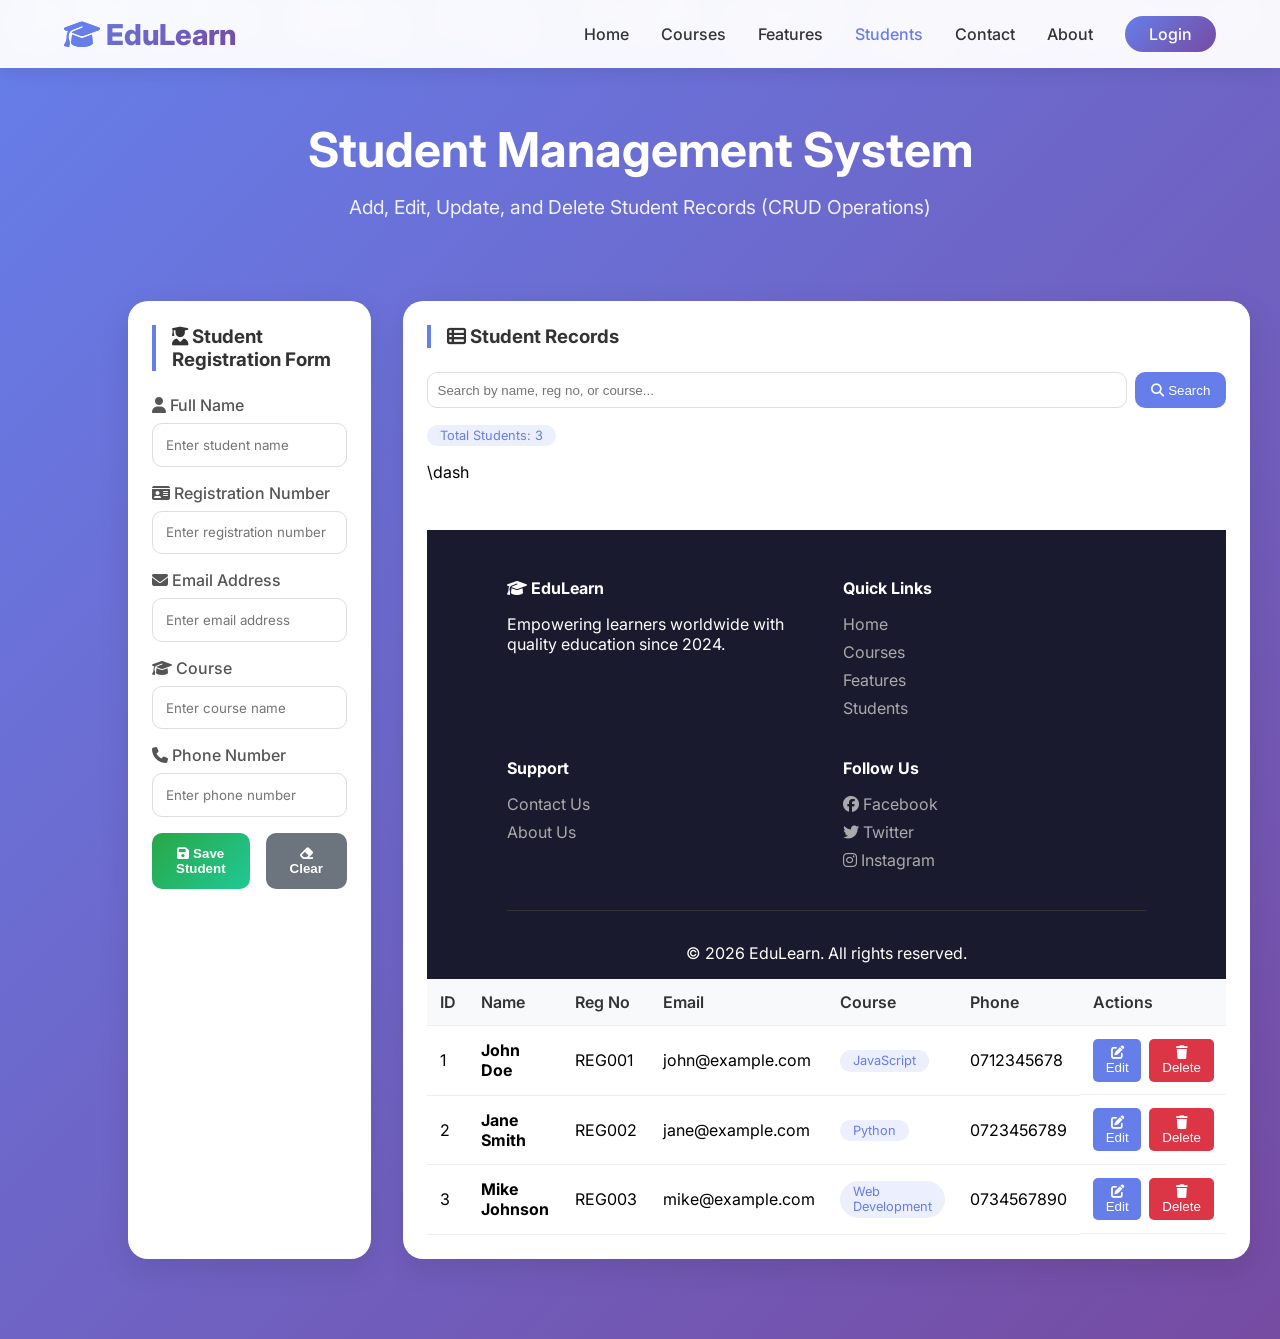
<file:  students.html>
<!DOCTYPE html>
<html lang="en">
<head>
    <meta charset="UTF-8">
    <meta name="viewport" content="width=device-width, initial-scale=1.0">
    <title>EduLearn - Student Management (CRUD)</title>
    <link href="https://fonts.googleapis.com/css2?family=Inter:wght@100..900&display=swap" rel="stylesheet">
    <link rel="stylesheet" href="https://cdnjs.cloudflare.com/ajax/libs/font-awesome/6.7.2/css/all.min.css">
    <style>
        * {
            margin: 0;
            padding: 0;
            box-sizing: border-box;
        }

        body {
            font-family: 'Inter', sans-serif;
            background: linear-gradient(135deg, #667eea 0%, #764ba2 100%);
            overflow-x: hidden;
        }

        .animated-bg {
            position: fixed;
            top: 0;
            left: 0;
            width: 100%;
            height: 100%;
            z-index: -1;
            overflow: hidden;
        }

        .animated-bg span {
            position: absolute;
            width: 20px;
            height: 20px;
            background: rgba(255, 255, 255, 0.1);
            border-radius: 50%;
            animation: float 15s infinite linear;
        }

        @keyframes float {
            0% {
                transform: translateY(100vh) scale(0);
                opacity: 1;
            }
            100% {
                transform: translateY(-100vh) scale(1);
                opacity: 0;
            }
        }

        .navbar {
            background: rgba(255, 255, 255, 0.95);
            backdrop-filter: blur(10px);
            padding: 1rem 5%;
            display: flex;
            justify-content: space-between;
            align-items: center;
            position: fixed;
            width: 100%;
            top: 0;
            z-index: 1000;
            box-shadow: 0 2px 20px rgba(0, 0, 0, 0.1);
        }

        .logo {
            font-size: 1.8rem;
            font-weight: 800;
            background: linear-gradient(135deg, #667eea, #764ba2);
            -webkit-background-clip: text;
            background-clip: text;
            color: transparent;
        }

        .logo i {
            background: none;
            color: #667eea;
        }

        .nav-links {
            display: flex;
            gap: 2rem;
            align-items: center;
            flex-wrap: wrap;
        }

        .nav-links a {
            text-decoration: none;
            color: #333;
            font-weight: 500;
            transition: 0.3s;
        }

        .nav-links a:hover, .nav-links a.active {
            color: #667eea;
        }

        .login-btn {
            background: linear-gradient(135deg, #667eea, #764ba2);
            color: white !important;
            padding: 0.5rem 1.5rem !important;
            border-radius: 50px;
        }

        .page-header {
            text-align: center;
            padding: 120px 5% 50px;
            color: white;
        }

        .page-header h1 {
            font-size: 3rem;
            margin-bottom: 1rem;
        }

        .page-header p {
            font-size: 1.2rem;
            opacity: 0.9;
        }

        .section {
            padding: 2rem 10% 5rem;
        }

        .crud-container {
            display: grid;
            grid-template-columns: 1fr 1.5fr;
            gap: 2rem;
        }

        .form-card, .table-card {
            background: white;
            border-radius: 20px;
            padding: 1.5rem;
            box-shadow: 0 10px 30px rgba(0,0,0,0.1);
        }

        .form-card h3, .table-card h3 {
            margin-bottom: 1.5rem;
            color: #333;
            border-left: 4px solid #667eea;
            padding-left: 1rem;
        }

        .form-group {
            margin-bottom: 1rem;
        }

        .form-group label {
            display: block;
            margin-bottom: 0.5rem;
            font-weight: 500;
            color: #555;
        }

        .form-group input {
            width: 100%;
            padding: 0.8rem;
            border: 1px solid #ddd;
            border-radius: 10px;
            font-family: inherit;
            transition: 0.3s;
        }

        .form-group input:focus {
            outline: none;
            border-color: #667eea;
            box-shadow: 0 0 5px rgba(102,126,234,0.3);
        }

        .crud-buttons {
            display: flex;
            gap: 1rem;
            margin-top: 1rem;
        }

        .btn-save, .btn-update, .btn-clear {
            padding: 0.8rem 1.5rem;
            border: none;
            border-radius: 10px;
            font-weight: 600;
            cursor: pointer;
            transition: 0.3s;
        }

        .btn-save {
            background: linear-gradient(135deg, #28a745, #20c997);
            color: white;
        }

        .btn-update {
            background: linear-gradient(135deg, #ffc107, #fd7e14);
            color: white;
        }

        .btn-clear {
            background: #6c757d;
            color: white;
        }

        .btn-save:hover, .btn-update:hover, .btn-clear:hover {
            transform: translateY(-2px);
            box-shadow: 0 5px 15px rgba(0,0,0,0.2);
        }

        .students-table {
            width: 100%;
            border-collapse: collapse;
        }

        .students-table th,
        .students-table td {
            padding: 0.8rem;
            text-align: left;
            border-bottom: 1px solid #eee;
        }

        .students-table th {
            background: #f8f9fa;
            font-weight: 600;
            color: #333;
        }

        .students-table tr:hover {
            background: #f8f9fa;
        }

        .action-btns {
            display: flex;
            gap: 0.5rem;
        }

        .btn-edit, .btn-delete {
            padding: 0.4rem 0.8rem;
            border: none;
            border-radius: 5px;
            cursor: pointer;
            transition: 0.3s;
        }

        .btn-edit {
            background: #667eea;
            color: white;
        }

        .btn-delete {
            background: #dc3545;
            color: white;
        }

        .btn-edit:hover, .btn-delete:hover {
            transform: scale(1.05);
        }

        .search-box {
            margin-bottom: 1rem;
            display: flex;
            gap: 0.5rem;
        }

        .search-box input {
            flex: 1;
            padding: 0.6rem;
            border: 1px solid #ddd;
            border-radius: 10px;
        }

        .search-box button {
            padding: 0.6rem 1rem;
            background: #667eea;
            color: white;
            border: none;
            border-radius: 10px;
            cursor: pointer;
        }

        .stats-badge {
            display: inline-block;
            background: #667eea20;
            color: #667eea;
            padding: 0.2rem 0.8rem;
            border-radius: 20px;
            font-size: 0.8rem;
        }

        .footer {
            background: #1a1a2e;
            color: white;
            padding: 3rem 10% 1rem;
            margin-top: 3rem;
        }

        .footer-content {
            display: grid;
            grid-template-columns: repeat(auto-fit, minmax(250px, 1fr));
            gap: 2rem;
            margin-bottom: 2rem;
        }

        .footer-section h4 {
            margin-bottom: 1rem;
        }

        .footer-section a {
            color: #aaa;
            text-decoration: none;
            display: block;
            margin-bottom: 0.5rem;
        }

        .footer-section a:hover {
            color: white;
        }

        .footer-bottom {
            text-align: center;
            padding-top: 2rem;
            border-top: 1px solid #333;
        }

        @media (max-width: 768px) {
            .navbar {
                flex-direction: column;
                gap: 1rem;
            }
            .crud-container {
                grid-template-columns: 1fr;
            }
            .page-header h1 {
                font-size: 2rem;
            }
            .nav-links {
                justify-content: center;
            }
        }
    </style>
</head>
<body>

<div class="animated-bg" id="animatedBg"></div>

<nav class="navbar">
    <div class="logo">
        <i class="fas fa-graduation-cap"></i> EduLearn
    </div>
    <div class="nav-links">
        <a href="index.html">Home</a>
        <a href="courses.html">Courses</a>
        <a href="features.html">Features</a>
        <a href="students.html" class="active">Students</a>
        <a href="contact.html">Contact</a>
        <a href="about.html">About</a>
        <a href="login.html" class="login-btn">Login</a>
    </div>
</nav>

<section class="page-header">
    <h1>Student Management System</h1>
    <p>Add, Edit, Update, and Delete Student Records (CRUD Operations)</p>
</section>

<section class="section">
    <div class="crud-container">
        <div class="form-card">
            <h3><i class="fas fa-user-graduate"></i> Student Registration Form</h3>
            <input type="hidden" id="studentId" value="">
            
            <div class="form-group">
                <label><i class="fas fa-user"></i> Full Name</label>
                <input type="text" id="studentName" placeholder="Enter student name">
            </div>
            
            <div class="form-group">
                <label><i class="fas fa-id-card"></i> Registration Number</label>
                <input type="text" id="studentRegNo" placeholder="Enter registration number">
            </div>
            
            <div class="form-group">
                <label><i class="fas fa-envelope"></i> Email Address</label>
                <input type="email" id="studentEmail" placeholder="Enter email address">
            </div>
            
            <div class="form-group">
                <label><i class="fas fa-graduation-cap"></i> Course</label>
                <input type="text" id="studentCourse" placeholder="Enter course name">
            </div>
            
            <div class="form-group">
                <label><i class="fas fa-phone"></i> Phone Number</label>
                <input type="tel" id="studentPhone" placeholder="Enter phone number">
            </div>
            
            <div class="crud-buttons">
                <button class="btn-save" id="saveBtn" onclick="addStudent()">
                    <i class="fas fa-save"></i> Save Student
                </button>
                <button class="btn-clear" onclick="clearForm()">
                    <i class="fas fa-eraser"></i> Clear
                </button>
            </div>
        </div>
        
        <div class="table-card">
            <h3><i class="fas fa-table-list"></i> Student Records</h3>
            <div class="search-box">
                <input type="text" id="searchInput" placeholder="Search by name, reg no, or course..." onkeyup="searchStudents()">
                <button onclick="searchStudents()"><i class="fas fa-search"></i> Search</button>
            </div>
            <div class="stats-badge" id="studentCount" style="margin-bottom: 1rem; display: inline-block;">
                Total Students: 0
            </div>
            <div style="overflow-x: auto;">
                <table class="students-table">
                    <thead>
                        <tr>
                            <th>ID</th>
                            <th>Name</th>
                            <th>Reg No</th>
                            <th>Email</th>
                            <th>Course</th>
                            <th>Phone</th>
                            <th>Actions</th>
                        </tr>
                    </thead>
                    <tbody id="studentTableBody">
                        <tr>
                            <td colspan="7" style="text-align: center;">Loading students...</td>
                        </tr>
                    </tbody>
                \dash
            </div>
        </div>
    </div>
</section>

<footer class="footer">
    <div class="footer-content">
        <div class="footer-section">
            <h4><i class="fas fa-graduation-cap"></i> EduLearn</h4>
            <p>Empowering learners worldwide with quality education since 2024.</p>
        </div>
        <div class="footer-section">
            <h4>Quick Links</h4>
            <a href="index.html">Home</a>
            <a href="courses.html">Courses</a>
            <a href="features.html">Features</a>
            <a href="students.html">Students</a>
        </div>
        <div class="footer-section">
            <h4>Support</h4>
            <a href="contact.html">Contact Us</a>
            <a href="about.html">About Us</a>
        </div>
        <div class="footer-section">
            <h4>Follow Us</h4>
            <a href="#"><i class="fab fa-facebook"></i> Facebook</a>
            <a href="#"><i class="fab fa-twitter"></i> Twitter</a>
            <a href="#"><i class="fab fa-instagram"></i> Instagram</a>
        </div>
    </div>
    <div class="footer-bottom">
        <p>&copy; 2026 EduLearn. All rights reserved.</p>
    </div>
</footer>

<script>
    // ==================== GLOBAL VARIABLES ====================
    let students = [];
    let editId = null;

    // ==================== ANIMATED BACKGROUND ====================
    function createBubbles() {
        const bg = document.getElementById('animatedBg');
        if (!bg) return;
        
        for (let i = 0; i < 50; i++) {
            const bubble = document.createElement('span');
            const size = Math.random() * 50 + 10;
            bubble.style.width = size + 'px';
            bubble.style.height = size + 'px';
            bubble.style.left = Math.random() * 100 + '%';
            bubble.style.animationDelay = Math.random() * 15 + 's';
            bubble.style.animationDuration = Math.random() * 10 + 10 + 's';
            bg.appendChild(bubble);
        }
    }

    // ==================== CHECK IF LOCALSTORAGE HAS DATA ====================
    function loadStudents() {
        console.log('Loading students from localStorage...');
        
        const stored = localStorage.getItem('edulearn_students');
        console.log('Stored data:', stored);
        
        if (stored && stored !== 'undefined' && stored !== 'null') {
            try {
                students = JSON.parse(stored);
                if (!Array.isArray(students)) {
                    students = [];
                }
                console.log('Loaded from storage:', students.length, 'students');
            } catch(e) {
                console.error('Error parsing storage:', e);
                students = [];
            }
        }
        
        // If no data or empty, add default sample data
        if (!students || students.length === 0) {
            console.log('No data found, adding default sample data...');
            students = [
                { id: 1, name: 'John Doe', regNo: 'REG001', email: 'john@example.com', course: 'JavaScript', phone: '0712345678' },
                { id: 2, name: 'Jane Smith', regNo: 'REG002', email: 'jane@example.com', course: 'Python', phone: '0723456789' },
                { id: 3, name: 'Mike Johnson', regNo: 'REG003', email: 'mike@example.com', course: 'Web Development', phone: '0734567890' }
            ];
            saveToLocalStorage();
        }
        
        displayStudents();
    }

    // ==================== SAVE TO LOCAL STORAGE ====================
    function saveToLocalStorage() {
        localStorage.setItem('edulearn_students', JSON.stringify(students));
        console.log('Saved to localStorage:', students.length, 'students');
        
        // Verify save worked
        const verify = localStorage.getItem('edulearn_students');
        console.log('Verification save:', verify ? 'Success' : 'Failed');
    }

    // ==================== DISPLAY STUDENTS ====================
    function displayStudents(filteredStudents = null) {
        const tbody = document.getElementById('studentTableBody');
        if (!tbody) return;
        
        const dataToShow = filteredStudents || students;
        
        if (!dataToShow || dataToShow.length === 0) {
            tbody.innerHTML = '<tr><td colspan="7" style="text-align: center;">No students found. Add a student!</td></tr>';
            document.getElementById('studentCount').innerHTML = 'Total Students: 0';
            return;
        }
        
        tbody.innerHTML = '';
        dataToShow.forEach(student => {
            const row = tbody.insertRow();
            row.innerHTML = `
                <td>${student.id}</td>
                <td><strong>${escapeHtml(student.name)}</strong></td>
                <td>${escapeHtml(student.regNo)}</td>
                <td>${escapeHtml(student.email)}</td>
                <td><span class="stats-badge">${escapeHtml(student.course)}</span></td>
                <td>${escapeHtml(student.phone)}</td>
                <td class="action-btns">
                    <button class="btn-edit" onclick="editStudent(${student.id})">
                        <i class="fas fa-edit"></i> Edit
                    </button>
                    <button class="btn-delete" onclick="deleteStudent(${student.id})">
                        <i class="fas fa-trash"></i> Delete
                    </button>
                </td>
            `;
        });
        
        document.getElementById('studentCount').innerHTML = `Total Students: ${dataToShow.length}`;
    }

    function escapeHtml(str) {
        if (!str) return '';
        return str.replace(/[&<>]/g, function(m) {
            if (m === '&') return '&amp;';
            if (m === '<') return '&lt;';
            if (m === '>') return '&gt;';
            return m;
        });
    }

    // ==================== ADD STUDENT ====================
    function addStudent() {
        const name = document.getElementById('studentName')?.value.trim();
        const regNo = document.getElementById('studentRegNo')?.value.trim();
        const email = document.getElementById('studentEmail')?.value.trim();
        const course = document.getElementById('studentCourse')?.value.trim();
        const phone = document.getElementById('studentPhone')?.value.trim();
        
        if (!name || !regNo || !email || !course || !phone) {
            alert('❌ Please fill in all fields!');
            return;
        }
        
        if (students.some(s => s.regNo === regNo)) {
            alert('❌ Registration number already exists!');
            return;
        }
        
        const newId = students.length > 0 ? Math.max(...students.map(s => s.id)) + 1 : 1;
        const newStudent = {
            id: newId,
            name: name,
            regNo: regNo,
            email: email,
            course: course,
            phone: phone
        };
        
        students.push(newStudent);
        saveToLocalStorage();
        displayStudents();
        clearForm();
        alert(`✅ Student "${name}" added successfully!`);
    }

    // ==================== EDIT STUDENT ====================
    function editStudent(id) {
        const student = students.find(s => s.id === id);
        if (!student) return;
        
        editId = id;
        document.getElementById('studentId').value = student.id;
        document.getElementById('studentName').value = student.name;
        document.getElementById('studentRegNo').value = student.regNo;
        document.getElementById('studentEmail').value = student.email;
        document.getElementById('studentCourse').value = student.course;
        document.getElementById('studentPhone').value = student.phone;
        
        const saveBtn = document.getElementById('saveBtn');
        if (saveBtn) {
            saveBtn.innerHTML = '<i class="fas fa-pen"></i> Update Student';
            saveBtn.setAttribute('onclick', 'updateStudent()');
            saveBtn.classList.add('btn-update');
            saveBtn.classList.remove('btn-save');
        }
        
        document.querySelector('.form-card').scrollIntoView({ behavior: 'smooth' });
    }

    // ==================== UPDATE STUDENT ====================
    function updateStudent() {
        const id = editId;
        const name = document.getElementById('studentName')?.value.trim();
        const regNo = document.getElementById('studentRegNo')?.value.trim();
        const email = document.getElementById('studentEmail')?.value.trim();
        const course = document.getElementById('studentCourse')?.value.trim();
        const phone = document.getElementById('studentPhone')?.value.trim();
        
        if (!name || !regNo || !email || !course || !phone) {
            alert('❌ Please fill in all fields!');
            return;
        }
        
        const index = students.findIndex(s => s.id === id);
        if (index !== -1) {
            students[index] = { id, name, regNo, email, course, phone };
            saveToLocalStorage();
            displayStudents();
            clearForm();
            alert(`✅ Student "${name}" updated successfully!`);
        }
    }

    // ==================== DELETE STUDENT ====================
    function deleteStudent(id) {
        const student = students.find(s => s.id === id);
        if (confirm(`⚠️ Are you sure you want to delete "${student?.name}"?`)) {
            students = students.filter(s => s.id !== id);
            saveToLocalStorage();
            displayStudents();
            alert(`✅ Student deleted successfully!`);
            
            if (editId === id) {
                clearForm();
            }
        }
    }

    // ==================== CLEAR FORM ====================
    function clearForm() {
        document.getElementById('studentId').value = '';
        document.getElementById('studentName').value = '';
        document.getElementById('studentRegNo').value = '';
        document.getElementById('studentEmail').value = '';
        document.getElementById('studentCourse').value = '';
        document.getElementById('studentPhone').value = '';
        editId = null;
        
        const saveBtn = document.getElementById('saveBtn');
        if (saveBtn) {
            saveBtn.innerHTML = '<i class="fas fa-save"></i> Save Student';
            saveBtn.setAttribute('onclick', 'addStudent()');
            saveBtn.classList.add('btn-save');
            saveBtn.classList.remove('btn-update');
        }
    }

    // ==================== SEARCH STUDENTS ====================
    function searchStudents() {
        const searchTerm = document.getElementById('searchInput')?.value.toLowerCase();
        if (!searchTerm) {
            displayStudents();
            return;
        }
        
        const filtered = students.filter(student => 
            student.name.toLowerCase().includes(searchTerm) ||
            student.regNo.toLowerCase().includes(searchTerm) ||
            student.course.toLowerCase().includes(searchTerm) ||
            student.email.toLowerCase().includes(searchTerm)
        );
        
        displayStudents(filtered);
    }

    // ==================== INITIALIZE ====================
    document.addEventListener('DOMContentLoaded', function() {
        console.log('DOM loaded, initializing...');
        createBubbles();
        loadStudents();
    });
</script>

</body>
</html>
</file>
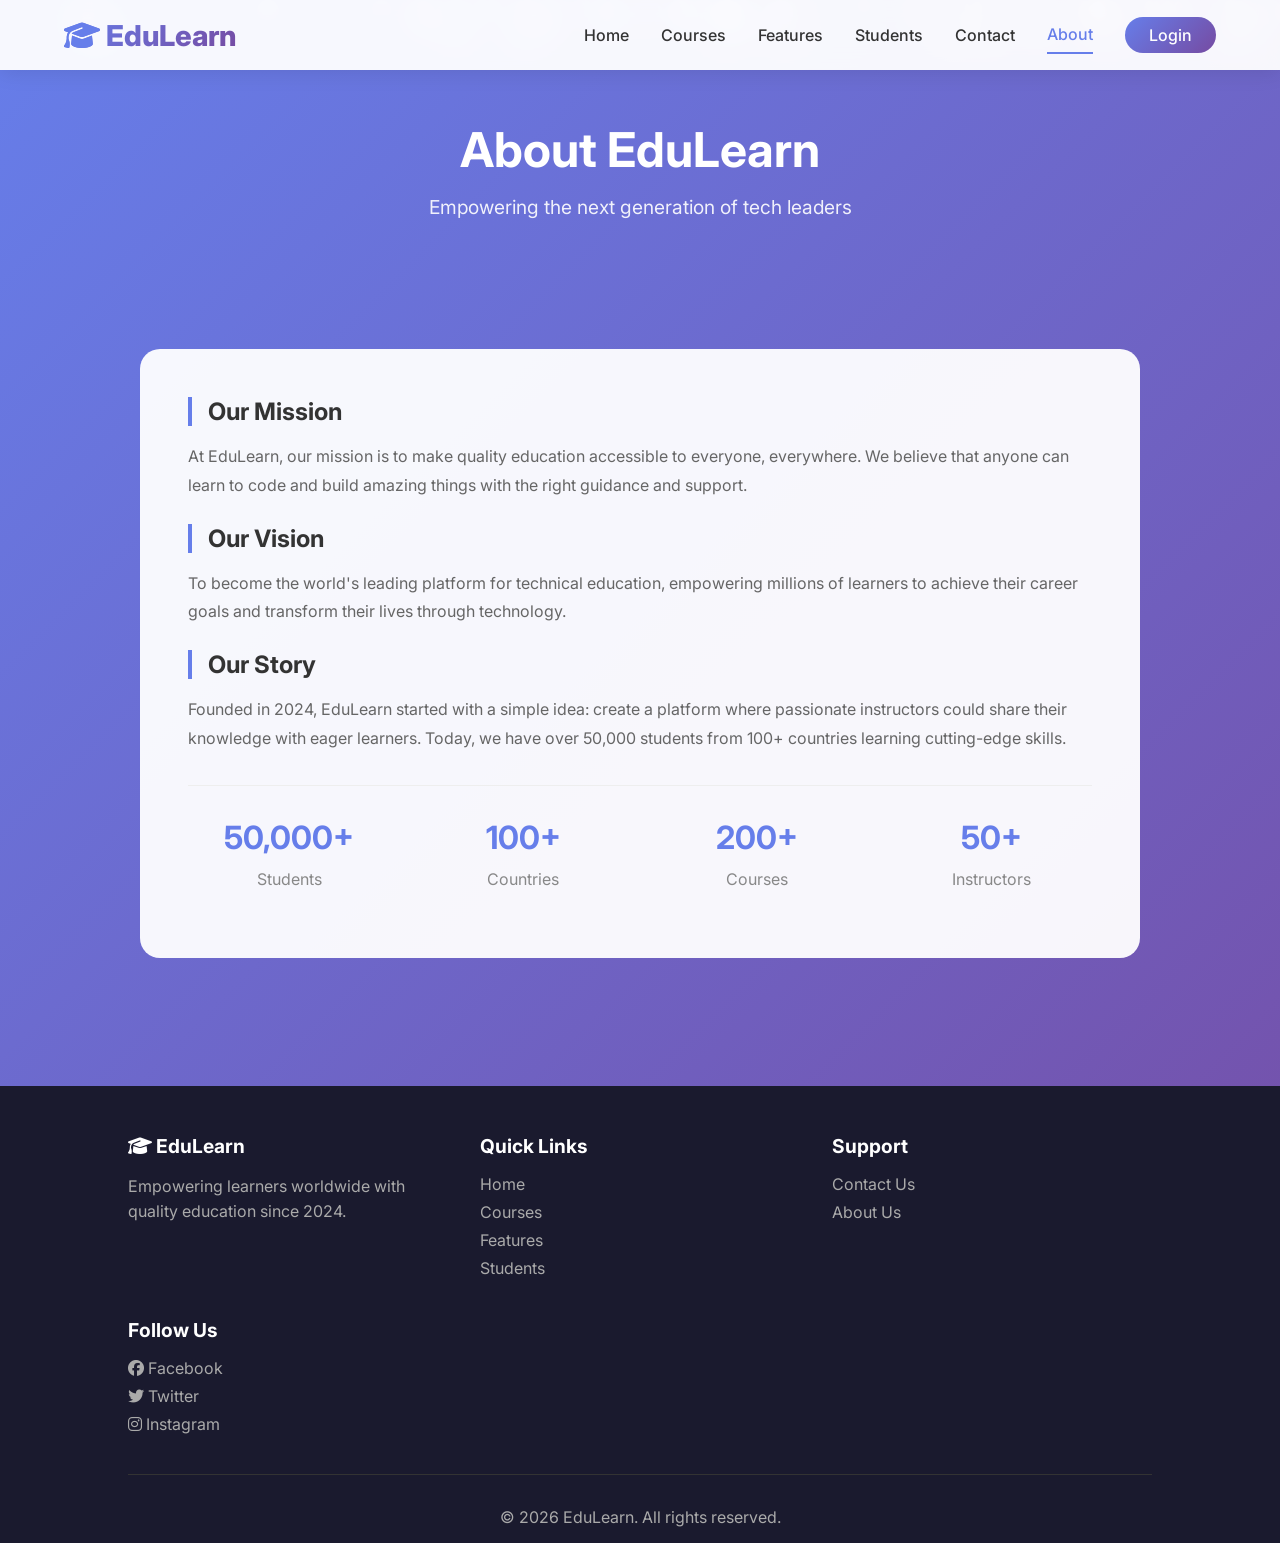
<file: about.html>
<!DOCTYPE html>
<html lang="en">
<head>
    <meta charset="UTF-8">
    <meta name="viewport" content="width=device-width, initial-scale=1.0">
    <title>EduLearn - About Us</title>
    <link href="https://fonts.googleapis.com/css2?family=Inter:wght@100..900&display=swap" rel="stylesheet">
    <link rel="stylesheet" href="https://cdnjs.cloudflare.com/ajax/libs/font-awesome/6.7.2/css/all.min.css">
    <link rel="stylesheet" href="style.css">
</head>
<body>

<div class="animated-bg" id="animatedBg"></div>

<nav class="navbar">
    <div class="logo">
        <i class="fas fa-graduation-cap"></i> EduLearn
    </div>
    <div class="nav-links">
        <a href="index.html">Home</a>
        <a href="courses.html">Courses</a>
        <a href="features.html">Features</a>
        <a href="students.html">Students</a>
        <a href="contact.html">Contact</a>
        <a href="about.html" class="active">About</a>
        <a href="login.html" class="login-btn">Login</a>
    </div>
</nav>

<section class="page-header">
    <h1>About EduLearn</h1>
    <p>Empowering the next generation of tech leaders</p>
</section>

<section class="section">
    <div class="about-container">
        <div class="about-content">
            <h2>Our Mission</h2>
            <p>At EduLearn, our mission is to make quality education accessible to everyone, everywhere. We believe that anyone can learn to code and build amazing things with the right guidance and support.</p>
            
            <h2>Our Vision</h2>
            <p>To become the world's leading platform for technical education, empowering millions of learners to achieve their career goals and transform their lives through technology.</p>
            
            <h2>Our Story</h2>
            <p>Founded in 2024, EduLearn started with a simple idea: create a platform where passionate instructors could share their knowledge with eager learners. Today, we have over 50,000 students from 100+ countries learning cutting-edge skills.</p>
            
            <div class="stats">
                <div class="stat">
                    <h3>50,000+</h3>
                    <p>Students</p>
                </div>
                <div class="stat">
                    <h3>100+</h3>
                    <p>Countries</p>
                </div>
                <div class="stat">
                    <h3>200+</h3>
                    <p>Courses</p>
                </div>
                <div class="stat">
                    <h3>50+</h3>
                    <p>Instructors</p>
                </div>
            </div>
        </div>
    </div>
</section>

<footer class="footer">
    <div class="footer-content">
        <div class="footer-section">
            <h4><i class="fas fa-graduation-cap"></i> EduLearn</h4>
            <p>Empowering learners worldwide with quality education since 2024.</p>
        </div>
        <div class="footer-section">
            <h4>Quick Links</h4>
            <a href="index.html">Home</a>
            <a href="courses.html">Courses</a>
            <a href="features.html">Features</a>
            <a href="students.html">Students</a>
        </div>
        <div class="footer-section">
            <h4>Support</h4>
            <a href="contact.html">Contact Us</a>
            <a href="about.html">About Us</a>
        </div>
        <div class="footer-section">
            <h4>Follow Us</h4>
            <a href="#"><i class="fab fa-facebook"></i> Facebook</a>
            <a href="#"><i class="fab fa-twitter"></i> Twitter</a>
            <a href="#"><i class="fab fa-instagram"></i> Instagram</a>
        </div>
    </div>
    <div class="footer-bottom">
        <p>&copy; 2026 EduLearn. All rights reserved.</p>
    </div>
</footer>

<script src="script.js"></script>
</body>
</html>
</file>
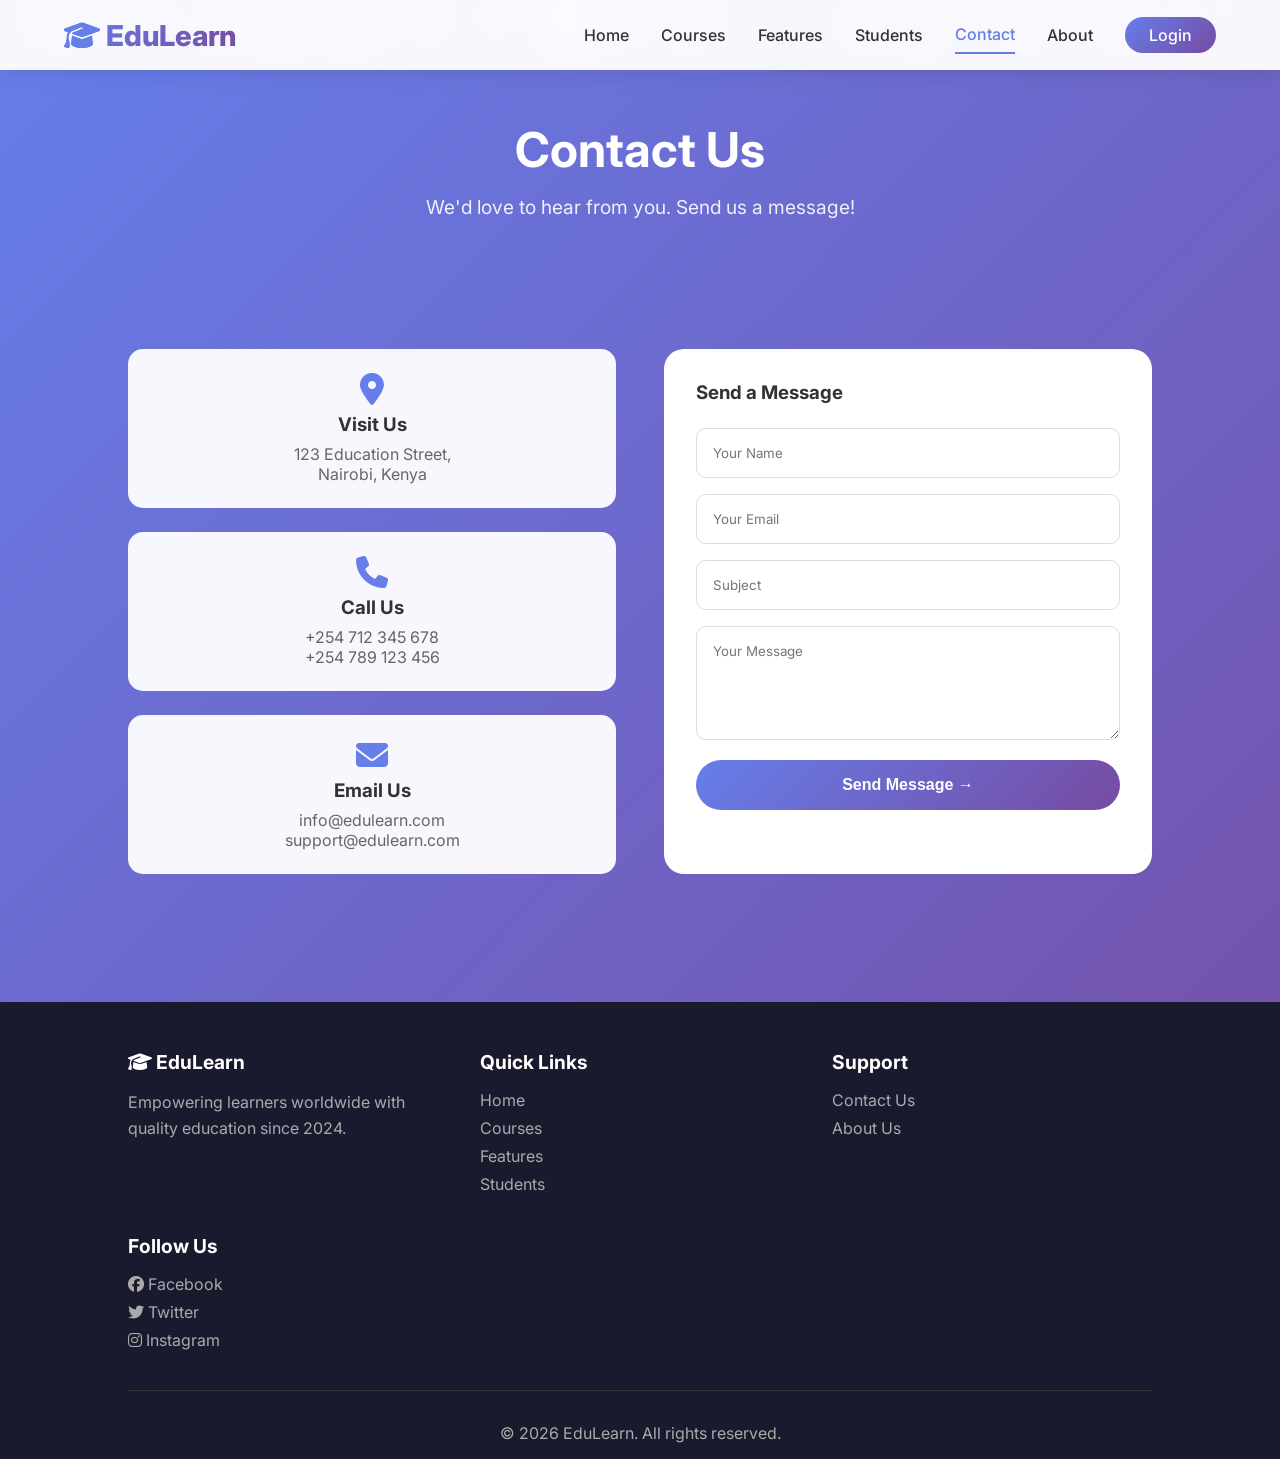
<file: contact.html>
<!DOCTYPE html>
<html lang="en">
<head>
    <meta charset="UTF-8">
    <meta name="viewport" content="width=device-width, initial-scale=1.0">
    <title>EduLearn - Contact</title>
    <link href="https://fonts.googleapis.com/css2?family=Inter:wght@100..900&display=swap" rel="stylesheet">
    <link rel="stylesheet" href="https://cdnjs.cloudflare.com/ajax/libs/font-awesome/6.7.2/css/all.min.css">
    <link rel="stylesheet" href="style.css">
</head>
<body>

<div class="animated-bg" id="animatedBg"></div>

<nav class="navbar">
    <div class="logo">
        <i class="fas fa-graduation-cap"></i> EduLearn
    </div>
    <div class="nav-links">
        <a href="index.html">Home</a>
        <a href="courses.html">Courses</a>
        <a href="features.html">Features</a>
        <a href="students.html">Students</a>
        <a href="contact.html" class="active">Contact</a>
        <a href="about.html">About</a>
        <a href="login.html" class="login-btn">Login</a>
    </div>
</nav>

<section class="page-header">
    <h1>Contact Us</h1>
    <p>We'd love to hear from you. Send us a message!</p>
</section>

<section class="section">
    <div class="contact-container">
        <div class="contact-info">
            <div class="info-card">
                <i class="fas fa-map-marker-alt"></i>
                <h3>Visit Us</h3>
                <p>123 Education Street,<br>Nairobi, Kenya</p>
            </div>
            <div class="info-card">
                <i class="fas fa-phone"></i>
                <h3>Call Us</h3>
                <p>+254 712 345 678<br>+254 789 123 456</p>
            </div>
            <div class="info-card">
                <i class="fas fa-envelope"></i>
                <h3>Email Us</h3>
                <p>info@edulearn.com<br>support@edulearn.com</p>
            </div>
        </div>
        
        <div class="contact-form">
            <h3>Send a Message</h3>
            <form id="contactForm">
                <input type="text" id="name" placeholder="Your Name" required>
                <input type="email" id="email" placeholder="Your Email" required>
                <input type="text" id="subject" placeholder="Subject">
                <textarea id="message" rows="5" placeholder="Your Message" required></textarea>
                <button type="submit" class="btn-submit">Send Message →</button>
            </form>
            <p id="formMessage" class="form-message"></p>
        </div>
    </div>
</section>

<footer class="footer">
    <div class="footer-content">
        <div class="footer-section">
            <h4><i class="fas fa-graduation-cap"></i> EduLearn</h4>
            <p>Empowering learners worldwide with quality education since 2024.</p>
        </div>
        <div class="footer-section">
            <h4>Quick Links</h4>
            <a href="index.html">Home</a>
            <a href="courses.html">Courses</a>
            <a href="features.html">Features</a>
            <a href="students.html">Students</a>
        </div>
        <div class="footer-section">
            <h4>Support</h4>
            <a href="contact.html">Contact Us</a>
            <a href="about.html">About Us</a>
        </div>
        <div class="footer-section">
            <h4>Follow Us</h4>
            <a href="#"><i class="fab fa-facebook"></i> Facebook</a>
            <a href="#"><i class="fab fa-twitter"></i> Twitter</a>
            <a href="#"><i class="fab fa-instagram"></i> Instagram</a>
        </div>
    </div>
    <div class="footer-bottom">
        <p>&copy; 2026 EduLearn. All rights reserved.</p>
    </div>
</footer>

<script src="script.js"></script>
</body>
</html>
</file>
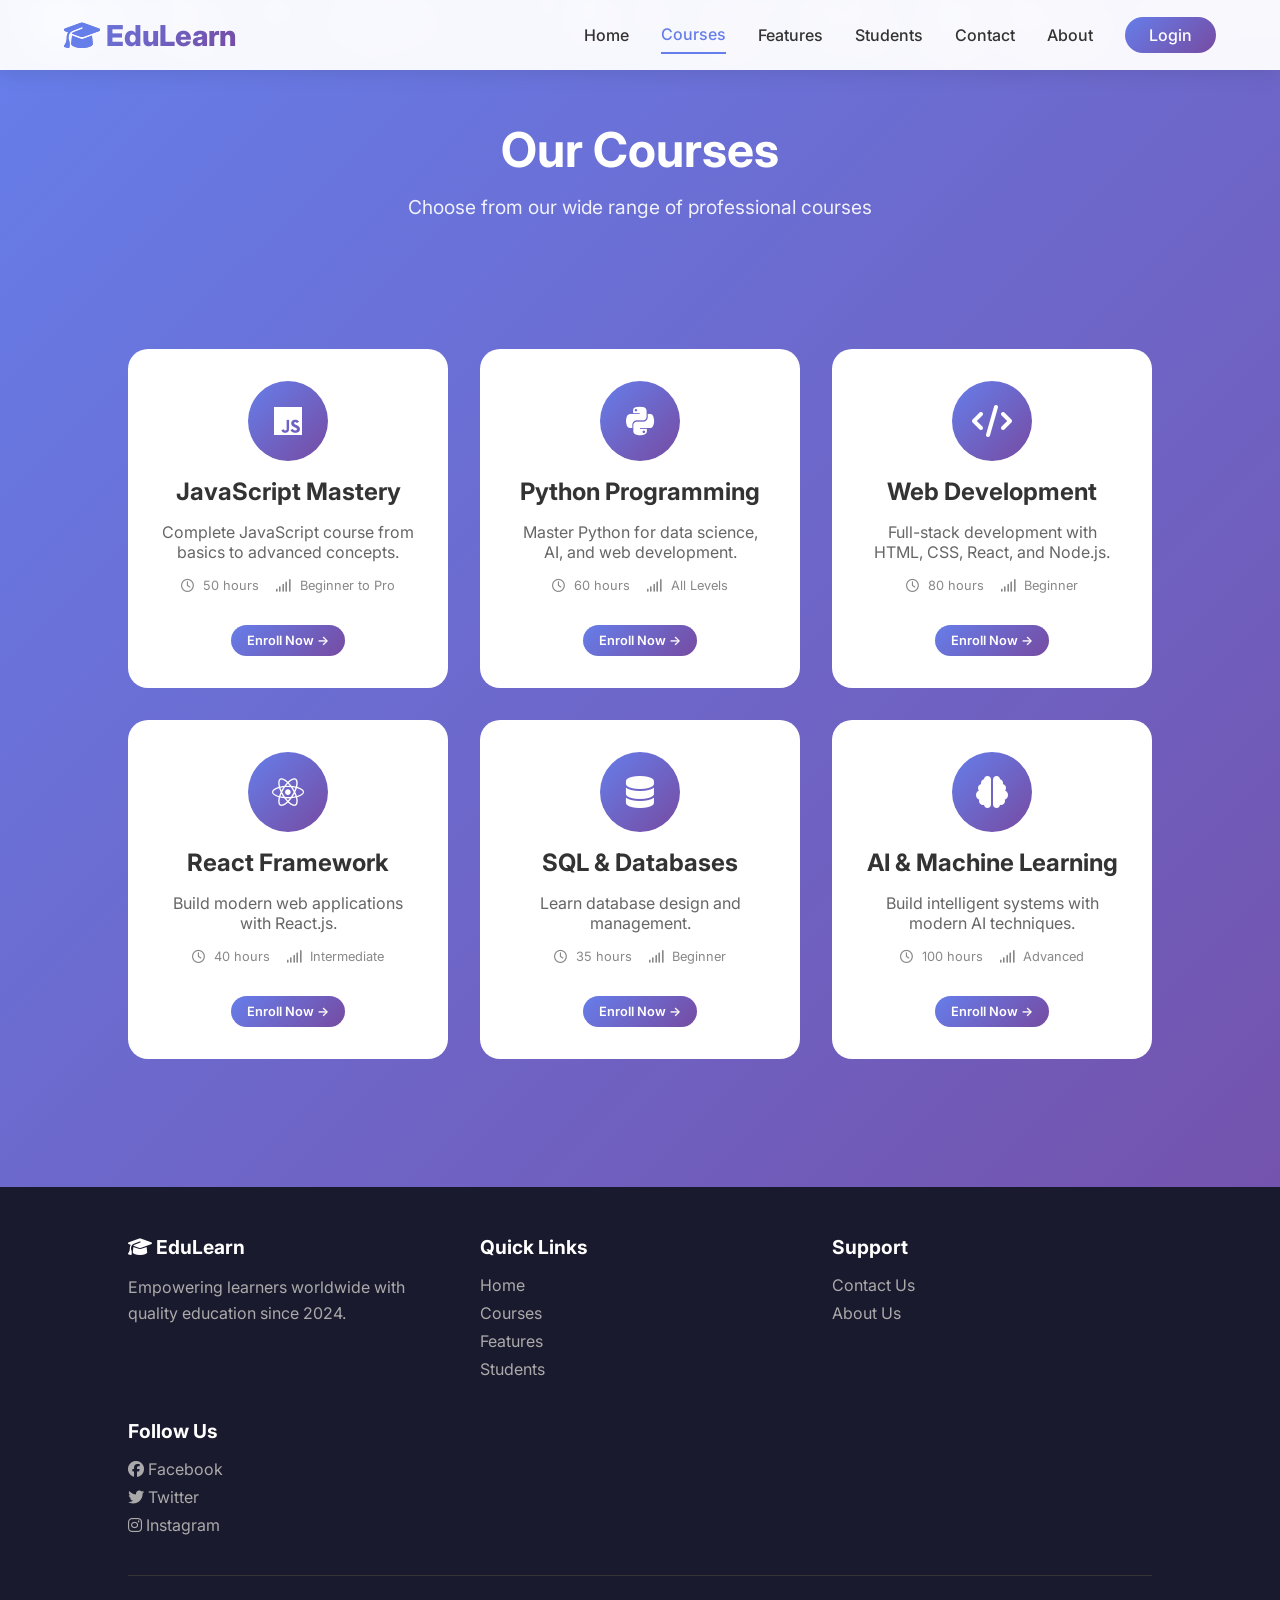
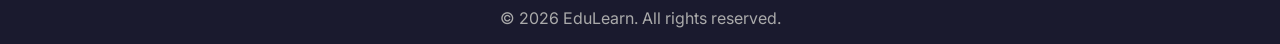
<file: courses.html>
<!DOCTYPE html>
<html lang="en">
<head>
    <meta charset="UTF-8">
    <meta name="viewport" content="width=device-width, initial-scale=1.0">
    <title>EduLearn - Courses</title>
    <link href="https://fonts.googleapis.com/css2?family=Inter:wght@100..900&display=swap" rel="stylesheet">
    <link rel="stylesheet" href="https://cdnjs.cloudflare.com/ajax/libs/font-awesome/6.7.2/css/all.min.css">
    <link rel="stylesheet" href="style.css">
</head>
<body>

<div class="animated-bg" id="animatedBg"></div>

<nav class="navbar">
    <div class="logo">
        <i class="fas fa-graduation-cap"></i> EduLearn
    </div>
    <div class="nav-links">
        <a href="index.html">Home</a>
        <a href="courses.html" class="active">Courses</a>
        <a href="features.html">Features</a>
        <a href="students.html">Students</a>
        <a href="contact.html">Contact</a>
        <a href="about.html">About</a>
        <a href="login.html" class="login-btn">Login</a>
    </div>
</nav>

<section class="page-header">
    <h1>Our Courses</h1>
    <p>Choose from our wide range of professional courses</p>
</section>

<section class="section">
    <div class="courses-grid">
        <div class="course-card">
            <div class="course-icon"><i class="fab fa-js"></i></div>
            <h3>JavaScript Mastery</h3>
            <p>Complete JavaScript course from basics to advanced concepts.</p>
            <div class="course-details">
                <span><i class="far fa-clock"></i> 50 hours</span>
                <span><i class="fas fa-signal"></i> Beginner to Pro</span>
            </div>
            <a href="#" class="btn-enroll" onclick="enrollCourse('JavaScript Mastery')">Enroll Now →</a>
        </div>
        <div class="course-card">
            <div class="course-icon"><i class="fab fa-python"></i></div>
            <h3>Python Programming</h3>
            <p>Master Python for data science, AI, and web development.</p>
            <div class="course-details">
                <span><i class="far fa-clock"></i> 60 hours</span>
                <span><i class="fas fa-signal"></i> All Levels</span>
            </div>
            <a href="#" class="btn-enroll" onclick="enrollCourse('Python Programming')">Enroll Now →</a>
        </div>
        <div class="course-card">
            <div class="course-icon"><i class="fas fa-code"></i></div>
            <h3>Web Development</h3>
            <p>Full-stack development with HTML, CSS, React, and Node.js.</p>
            <div class="course-details">
                <span><i class="far fa-clock"></i> 80 hours</span>
                <span><i class="fas fa-signal"></i> Beginner</span>
            </div>
            <a href="#" class="btn-enroll" onclick="enrollCourse('Web Development')">Enroll Now →</a>
        </div>
        <div class="course-card">
            <div class="course-icon"><i class="fab fa-react"></i></div>
            <h3>React Framework</h3>
            <p>Build modern web applications with React.js.</p>
            <div class="course-details">
                <span><i class="far fa-clock"></i> 40 hours</span>
                <span><i class="fas fa-signal"></i> Intermediate</span>
            </div>
            <a href="#" class="btn-enroll" onclick="enrollCourse('React Framework')">Enroll Now →</a>
        </div>
        <div class="course-card">
            <div class="course-icon"><i class="fas fa-database"></i></div>
            <h3>SQL & Databases</h3>
            <p>Learn database design and management.</p>
            <div class="course-details">
                <span><i class="far fa-clock"></i> 35 hours</span>
                <span><i class="fas fa-signal"></i> Beginner</span>
            </div>
            <a href="#" class="btn-enroll" onclick="enrollCourse('SQL & Databases')">Enroll Now →</a>
        </div>
        <div class="course-card">
            <div class="course-icon"><i class="fas fa-brain"></i></div>
            <h3>AI & Machine Learning</h3>
            <p>Build intelligent systems with modern AI techniques.</p>
            <div class="course-details">
                <span><i class="far fa-clock"></i> 100 hours</span>
                <span><i class="fas fa-signal"></i> Advanced</span>
            </div>
            <a href="#" class="btn-enroll" onclick="enrollCourse('AI & Machine Learning')">Enroll Now →</a>
        </div>
    </div>
</section>

<footer class="footer">
    <div class="footer-content">
        <div class="footer-section">
            <h4><i class="fas fa-graduation-cap"></i> EduLearn</h4>
            <p>Empowering learners worldwide with quality education since 2024.</p>
        </div>
        <div class="footer-section">
            <h4>Quick Links</h4>
            <a href="index.html">Home</a>
            <a href="courses.html">Courses</a>
            <a href="features.html">Features</a>
            <a href="students.html">Students</a>
        </div>
        <div class="footer-section">
            <h4>Support</h4>
            <a href="contact.html">Contact Us</a>
            <a href="about.html">About Us</a>
        </div>
        <div class="footer-section">
            <h4>Follow Us</h4>
            <a href="#"><i class="fab fa-facebook"></i> Facebook</a>
            <a href="#"><i class="fab fa-twitter"></i> Twitter</a>
            <a href="#"><i class="fab fa-instagram"></i> Instagram</a>
        </div>
    </div>
    <div class="footer-bottom">
        <p>&copy; 2026 EduLearn. All rights reserved.</p>
    </div>
</footer>

<script src="script.js"></script>
</body>
</html>
</file>
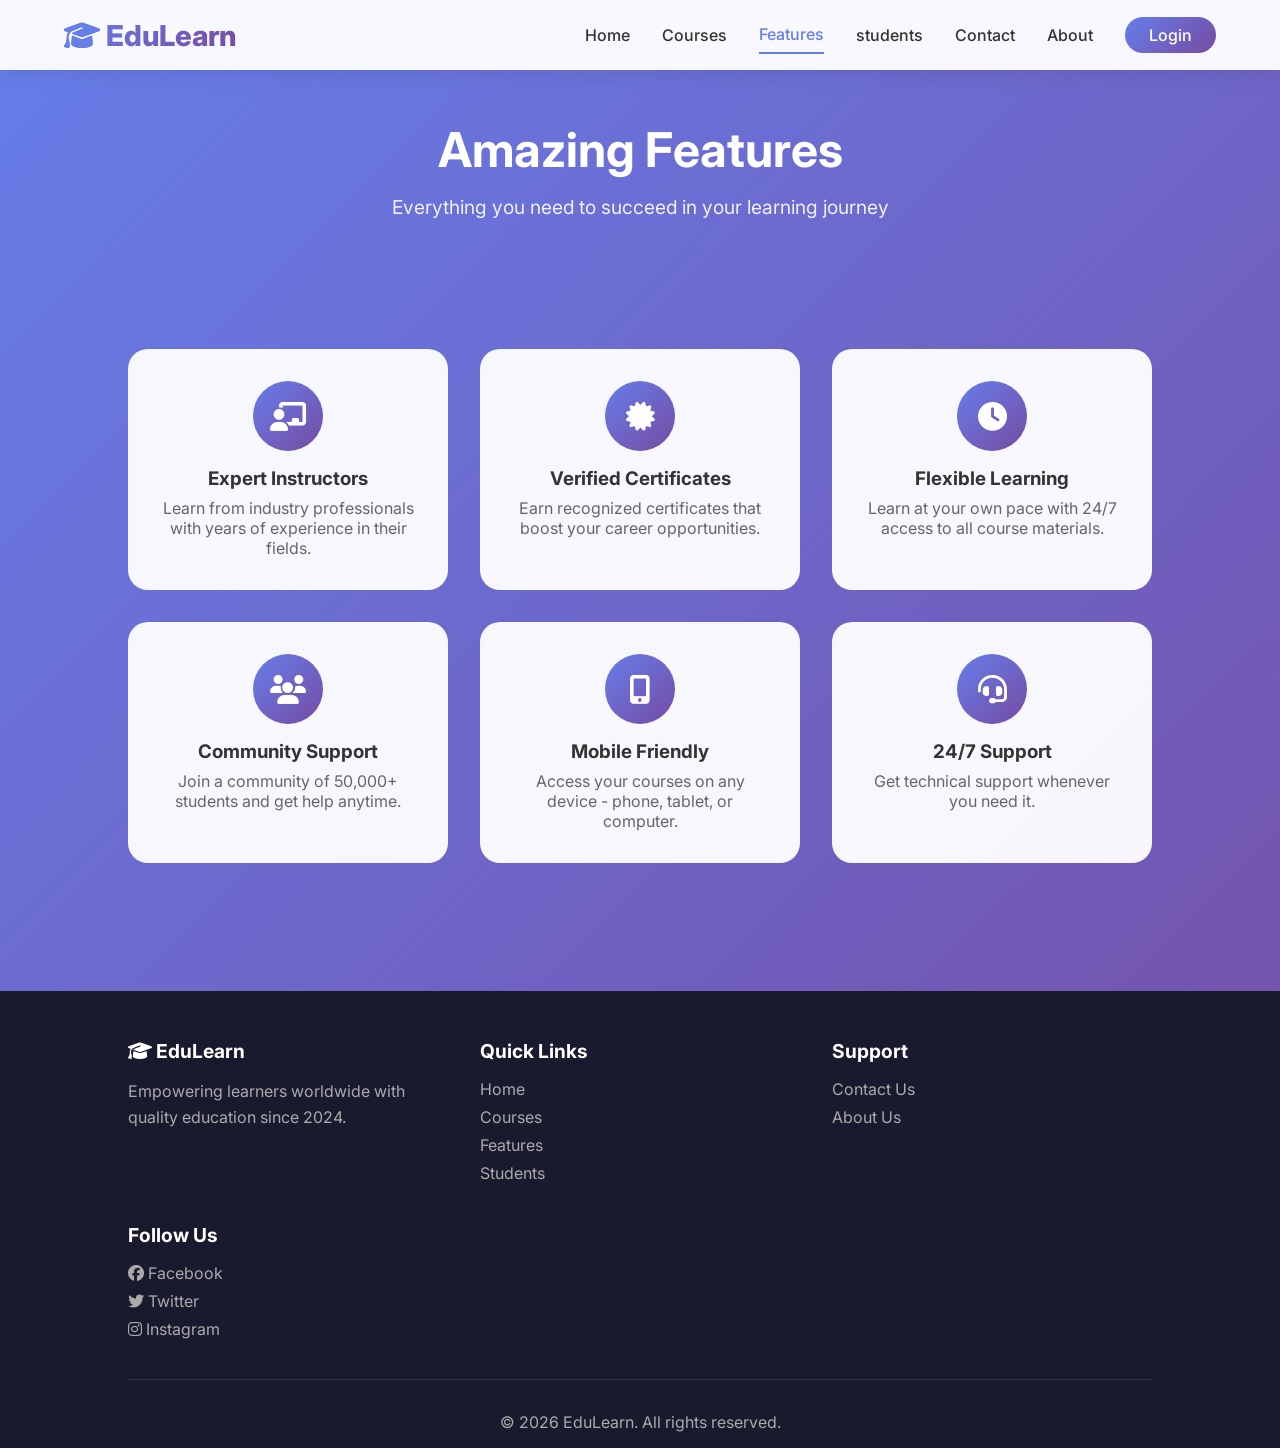
<file: features.html>
<!DOCTYPE html>
<html lang="en">
<head>
    <meta charset="UTF-8">
    <meta name="viewport" content="width=device-width, initial-scale=1.0">
    <title>EduLearn - Features</title>
    <link href="https://fonts.googleapis.com/css2?family=Inter:wght@100..900&display=swap" rel="stylesheet">
    <link rel="stylesheet" href="https://cdnjs.cloudflare.com/ajax/libs/font-awesome/6.7.2/css/all.min.css">
    <link rel="stylesheet" href="style.css">
</head>
<body>

<div class="animated-bg" id="animatedBg"></div>

<nav class="navbar">
    <div class="logo">
        <i class="fas fa-graduation-cap"></i> EduLearn
    </div>
    <div class="nav-links">
        <a href="index.html">Home</a>
        <a href="courses.html">Courses</a>
        <a href="features.html" class="active">Features</a>
        <a href="students.html">students</a>
        <a href="contact.html">Contact</a>
        <a href="about.html">About</a>
        <a href="login.html" class="login-btn">Login</a>
    </div>
</nav>

<section class="page-header">
    <h1>Amazing Features</h1>
    <p>Everything you need to succeed in your learning journey</p>
</section>

<section class="section">
    <div class="features-container">
        <div class="feature-card">
            <div class="feature-icon"><i class="fas fa-chalkboard-user"></i></div>
            <h3>Expert Instructors</h3>
            <p>Learn from industry professionals with years of experience in their fields.</p>
        </div>
        <div class="feature-card">
            <div class="feature-icon"><i class="fas fa-certificate"></i></div>
            <h3>Verified Certificates</h3>
            <p>Earn recognized certificates that boost your career opportunities.</p>
        </div>
        <div class="feature-card">
            <div class="feature-icon"><i class="fas fa-clock"></i></div>
            <h3>Flexible Learning</h3>
            <p>Learn at your own pace with 24/7 access to all course materials.</p>
        </div>
        <div class="feature-card">
            <div class="feature-icon"><i class="fas fa-users"></i></div>
            <h3>Community Support</h3>
            <p>Join a community of 50,000+ students and get help anytime.</p>
        </div>
        <div class="feature-card">
            <div class="feature-icon"><i class="fas fa-mobile-alt"></i></div>
            <h3>Mobile Friendly</h3>
            <p>Access your courses on any device - phone, tablet, or computer.</p>
        </div>
        <div class="feature-card">
            <div class="feature-icon"><i class="fas fa-headset"></i></div>
            <h3>24/7 Support</h3>
            <p>Get technical support whenever you need it.</p>
        </div>
    </div>
</section>

<footer class="footer">
    <div class="footer-content">
        <div class="footer-section">
            <h4><i class="fas fa-graduation-cap"></i> EduLearn</h4>
            <p>Empowering learners worldwide with quality education since 2024.</p>
        </div>
        <div class="footer-section">
            <h4>Quick Links</h4>
            <a href="index.html">Home</a>
            <a href="courses.html">Courses</a>
            <a href="features.html">Features</a>
            <a href="students.html">Students</a>
        </div>
        <div class="footer-section">
            <h4>Support</h4>
            <a href="contact.html">Contact Us</a>
            <a href="about.html">About Us</a>
        </div>
        <div class="footer-section">
            <h4>Follow Us</h4>
            <a href="#"><i class="fab fa-facebook"></i> Facebook</a>
            <a href="#"><i class="fab fa-twitter"></i> Twitter</a>
            <a href="#"><i class="fab fa-instagram"></i> Instagram</a>
        </div>
    </div>
    <div class="footer-bottom">
        <p>&copy; 2026 EduLearn. All rights reserved.</p>
    </div>
</footer>

<script src="script.js"></script>
</body>
</html>
</file>
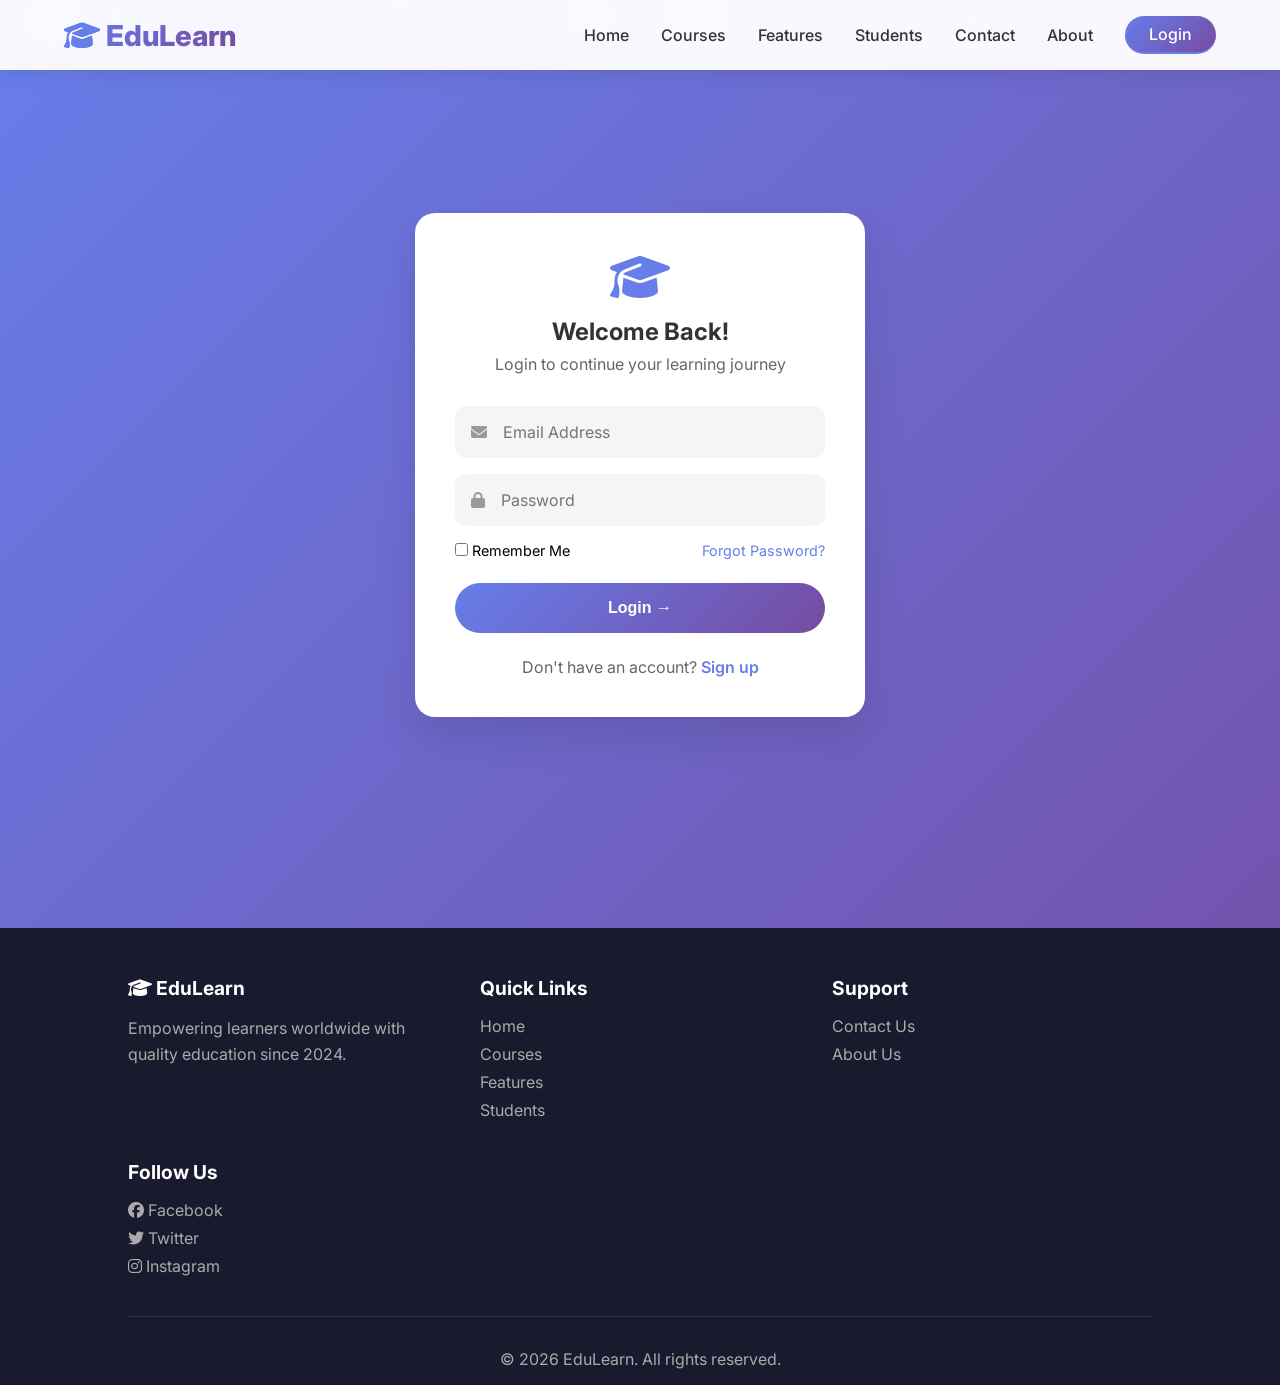
<file: login.html>
<!DOCTYPE html>
<html lang="en">
<head>
    <meta charset="UTF-8">
    <meta name="viewport" content="width=device-width, initial-scale=1.0">
    <title>EduLearn - Login</title>
    <link href="https://fonts.googleapis.com/css2?family=Inter:wght@100..900&display=swap" rel="stylesheet">
    <link rel="stylesheet" href="https://cdnjs.cloudflare.com/ajax/libs/font-awesome/6.7.2/css/all.min.css">
    <link rel="stylesheet" href="style.css">
</head>
<body>

<div class="animated-bg" id="animatedBg"></div>

<nav class="navbar">
    <div class="logo">
        <i class="fas fa-graduation-cap"></i> EduLearn
    </div>
    <div class="nav-links">
        <a href="index.html">Home</a>
        <a href="courses.html">Courses</a>
        <a href="features.html">Features</a>
        <a href="students.html">Students</a>
        <a href="contact.html">Contact</a>
        <a href="about.html">About</a>
        <a href="login.html" class="active login-btn">Login</a>
    </div>
</nav>

<section class="section">
    <div class="login-container">
        <div class="login-card">
            <div class="login-header">
                <i class="fas fa-graduation-cap"></i>
                <h2>Welcome Back!</h2>
                <p>Login to continue your learning journey</p>
            </div>
            <form id="loginForm">
                <div class="input-group">
                    <i class="fas fa-envelope"></i>
                    <input type="email" id="loginEmail" placeholder="Email Address" required>
                </div>
                <div class="input-group">
                    <i class="fas fa-lock"></i>
                    <input type="password" id="loginPassword" placeholder="Password" required>
                </div>
                <div class="login-options">
                    <label>
                        <input type="checkbox"> Remember Me
                    </label>
                    <a href="#">Forgot Password?</a>
                </div>
                <button type="submit" class="btn-login">Login →</button>
            </form>
            <p id="loginMessage" class="login-message"></p>
            <div class="signup-link">
                Don't have an account? <a href="#" onclick="showSignup()">Sign up</a>
            </div>
        </div>
    </div>
</section>

<footer class="footer">
    <div class="footer-content">
        <div class="footer-section">
            <h4><i class="fas fa-graduation-cap"></i> EduLearn</h4>
            <p>Empowering learners worldwide with quality education since 2024.</p>
        </div>
        <div class="footer-section">
            <h4>Quick Links</h4>
            <a href="index.html">Home</a>
            <a href="courses.html">Courses</a>
            <a href="features.html">Features</a>
            <a href="students.html">Students</a>
        </div>
        <div class="footer-section">
            <h4>Support</h4>
            <a href="contact.html">Contact Us</a>
            <a href="about.html">About Us</a>
        </div>
        <div class="footer-section">
            <h4>Follow Us</h4>
            <a href="#"><i class="fab fa-facebook"></i> Facebook</a>
            <a href="#"><i class="fab fa-twitter"></i> Twitter</a>
            <a href="#"><i class="fab fa-instagram"></i> Instagram</a>
        </div>
    </div>
    <div class="footer-bottom">
        <p>&copy; 2026 EduLearn. All rights reserved.</p>
    </div>
</footer>

<script src="script.js"></script>
</body>
</html>
</file>
<file: style.css>
* {
    margin: 0;
    padding: 0;
    box-sizing: border-box;
}

body {
    font-family: 'Inter', sans-serif;
    background: linear-gradient(135deg, #667eea 0%, #764ba2 100%);
    overflow-x: hidden;
}

/* Animated Background */
.animated-bg {
    position: fixed;
    top: 0;
    left: 0;
    width: 100%;
    height: 100%;
    z-index: -1;
    overflow: hidden;
}

.animated-bg span {
    position: absolute;
    width: 20px;
    height: 20px;
    background: rgba(255, 255, 255, 0.1);
    border-radius: 50%;
    animation: float 15s infinite linear;
}

@keyframes float {
    0% {
        transform: translateY(100vh) scale(0);
        opacity: 1;
    }
    100% {
        transform: translateY(-100vh) scale(1);
        opacity: 0;
    }
}

/* Navigation Bar */
.navbar {
    background: rgba(255, 255, 255, 0.95);
    backdrop-filter: blur(10px);
    padding: 1rem 5%;
    display: flex;
    justify-content: space-between;
    align-items: center;
    position: fixed;
    width: 100%;
    top: 0;
    z-index: 1000;
    box-shadow: 0 2px 20px rgba(0, 0, 0, 0.1);
    animation: slideDown 0.5s ease;
}

@keyframes slideDown {
    from {
        transform: translateY(-100%);
        opacity: 0;
    }
    to {
        transform: translateY(0);
        opacity: 1;
    }
}

.logo {
    font-size: 1.8rem;
    font-weight: 800;
    background: linear-gradient(135deg, #667eea, #764ba2);
    -webkit-background-clip: text;
    background-clip: text;
    color: transparent;
}

.logo i {
    background: none;
    -webkit-background-clip: unset;
    background-clip: unset;
    color: #667eea;
}

.nav-links {
    display: flex;
    gap: 2rem;
    align-items: center;
    flex-wrap: wrap;
}

.nav-links a {
    text-decoration: none;
    color: #333;
    font-weight: 500;
    transition: 0.3s;
    padding: 0.5rem 0;
}

.nav-links a:hover {
    color: #667eea;
    transform: translateY(-2px);
}

.nav-links a.active {
    color: #667eea;
    border-bottom: 2px solid #667eea;
}

.login-btn {
    background: linear-gradient(135deg, #667eea, #764ba2);
    color: white !important;
    padding: 0.5rem 1.5rem !important;
    border-radius: 50px;
}

.login-btn:hover {
    transform: translateY(-2px);
    box-shadow: 0 5px 15px rgba(102, 126, 234, 0.4);
}

/* Hero Section */
.hero {
    min-height: 100vh;
    display: flex;
    align-items: center;
    justify-content: space-between;
    padding: 100px 10% 0;
    gap: 4rem;
    flex-wrap: wrap;
}

.hero-content {
    flex: 1;
    animation: fadeInLeft 1s ease;
}

@keyframes fadeInLeft {
    from {
        opacity: 0;
        transform: translateX(-50px);
    }
    to {
        opacity: 1;
        transform: translateX(0);
    }
}

.hero-content h1 {
    font-size: 3.5rem;
    font-weight: 800;
    color: white;
    margin-bottom: 1rem;
}

.hero-content .highlight {
    background: linear-gradient(135deg, #ffd89b, #c7e9fb);
    -webkit-background-clip: text;
    background-clip: text;
    color: transparent;
}

.hero-content p {
    color: rgba(255, 255, 255, 0.9);
    font-size: 1.2rem;
    margin-bottom: 2rem;
    line-height: 1.6;
}

.btn, .btn-primary {
    display: inline-block;
    padding: 1rem 2rem;
    border: none;
    border-radius: 50px;
    font-size: 1rem;
    font-weight: 600;
    cursor: pointer;
    transition: all 0.3s ease;
    text-decoration: none;
}

.btn-primary {
    background: white;
    color: #667eea;
}

.btn-primary:hover {
    transform: translateY(-3px);
    box-shadow: 0 10px 20px rgba(0, 0, 0, 0.2);
}

.hero-image {
    flex: 1;
    animation: fadeInRight 1s ease;
}

@keyframes fadeInRight {
    from {
        opacity: 0;
        transform: translateX(50px);
    }
    to {
        opacity: 1;
        transform: translateX(0);
    }
}

.hero-image img {
    width: 100%;
    max-width: 500px;
    border-radius: 20px;
    animation: floatImage 3s ease-in-out infinite;
}

@keyframes floatImage {
    0%, 100% {
        transform: translateY(0);
    }
    50% {
        transform: translateY(-20px);
    }
}

/* Section Styles */
.section {
    padding: 5rem 10%;
}

.section-title {
    text-align: center;
    font-size: 2.5rem;
    color: white;
    margin-bottom: 3rem;
}

/* Page Header */
.page-header {
    text-align: center;
    padding: 120px 5% 50px;
    color: white;
}

.page-header h1 {
    font-size: 3rem;
    margin-bottom: 1rem;
}

.page-header p {
    font-size: 1.2rem;
    opacity: 0.9;
}

/* Courses Grid */
.courses-grid {
    display: grid;
    grid-template-columns: repeat(auto-fit, minmax(300px, 1fr));
    gap: 2rem;
}

.course-card {
    background: white;
    border-radius: 20px;
    padding: 2rem;
    text-align: center;
    transition: all 0.3s ease;
    animation: fadeInUp 0.6s ease;
}

@keyframes fadeInUp {
    from {
        opacity: 0;
        transform: translateY(30px);
    }
    to {
        opacity: 1;
        transform: translateY(0);
    }
}

.course-card:hover {
    transform: translateY(-10px);
    box-shadow: 0 20px 40px rgba(0, 0, 0, 0.2);
}

.course-icon {
    width: 80px;
    height: 80px;
    background: linear-gradient(135deg, #667eea, #764ba2);
    border-radius: 50%;
    display: flex;
    align-items: center;
    justify-content: center;
    margin: 0 auto 1rem;
}

.course-icon i {
    font-size: 2rem;
    color: white;
}

.course-card h3 {
    font-size: 1.5rem;
    margin-bottom: 1rem;
    color: #333;
}

.course-card p {
    color: #666;
    margin-bottom: 1rem;
}

.course-badge, .btn-enroll {
    display: inline-block;
    padding: 0.5rem 1rem;
    background: #667eea20;
    color: #667eea;
    border-radius: 20px;
    font-size: 0.8rem;
    font-weight: 600;
    text-decoration: none;
    transition: 0.3s;
}

.btn-enroll {
    background: linear-gradient(135deg, #667eea, #764ba2);
    color: white;
    border-radius: 50px;
    margin-top: 1rem;
}

.btn-enroll:hover {
    transform: scale(1.05);
}

.course-details {
    display: flex;
    justify-content: center;
    gap: 1rem;
    margin: 1rem 0;
    font-size: 0.8rem;
    color: #888;
}

.course-details i {
    margin-right: 0.3rem;
}

/* Features Page */
.features-container {
    display: grid;
    grid-template-columns: repeat(auto-fit, minmax(300px, 1fr));
    gap: 2rem;
}

.feature-card {
    background: rgba(255, 255, 255, 0.95);
    border-radius: 20px;
    padding: 2rem;
    text-align: center;
    transition: all 0.3s ease;
}

.feature-card:hover {
    transform: translateY(-5px);
    box-shadow: 0 10px 25px rgba(0, 0, 0, 0.1);
}

.feature-icon {
    width: 70px;
    height: 70px;
    background: linear-gradient(135deg, #667eea, #764ba2);
    border-radius: 50%;
    display: flex;
    align-items: center;
    justify-content: center;
    margin: 0 auto 1rem;
}

.feature-icon i {
    font-size: 1.8rem;
    color: white;
}

.feature-card h3 {
    margin-bottom: 0.5rem;
    color: #333;
}

.feature-card p {
    color: #666;
}

/* Testimonials Page */
.testimonials-container {
    display: grid;
    grid-template-columns: repeat(auto-fit, minmax(350px, 1fr));
    gap: 2rem;
}

.testimonial-card {
    background: white;
    border-radius: 20px;
    padding: 2rem;
    transition: 0.3s;
}

.testimonial-card:hover {
    transform: scale(1.02);
    box-shadow: 0 10px 30px rgba(0, 0, 0, 0.15);
}

.quote-icon {
    font-size: 4rem;
    color: #667eea;
    opacity: 0.3;
    font-family: serif;
    line-height: 1;
}

.testimonial-card p {
    color: #555;
    margin: 1rem 0;
    line-height: 1.6;
}

.student-info {
    display: flex;
    align-items: center;
    gap: 1rem;
    margin-top: 1rem;
}

.student-info img {
    width: 50px;
    height: 50px;
    border-radius: 50%;
    object-fit: cover;
}

.rating {
    color: #ffc107;
    font-size: 0.9rem;
}

/* Contact Page */
.contact-container {
    display: grid;
    grid-template-columns: repeat(auto-fit, minmax(300px, 1fr));
    gap: 3rem;
}

.contact-info {
    display: flex;
    flex-direction: column;
    gap: 1.5rem;
}

.info-card {
    background: rgba(255, 255, 255, 0.95);
    border-radius: 15px;
    padding: 1.5rem;
    text-align: center;
}

.info-card i {
    font-size: 2rem;
    color: #667eea;
    margin-bottom: 0.5rem;
}

.info-card h3 {
    margin-bottom: 0.5rem;
    color: #333;
}

.info-card p {
    color: #666;
}

.contact-form {
    background: white;
    border-radius: 20px;
    padding: 2rem;
}

.contact-form h3 {
    margin-bottom: 1.5rem;
    color: #333;
}

.contact-form input,
.contact-form textarea {
    width: 100%;
    padding: 1rem;
    margin-bottom: 1rem;
    border: 1px solid #ddd;
    border-radius: 10px;
    font-family: inherit;
    transition: 0.3s;
}

.contact-form input:focus,
.contact-form textarea:focus {
    outline: none;
    border-color: #667eea;
    box-shadow: 0 0 5px rgba(102, 126, 234, 0.3);
}

.btn-submit {
    background: linear-gradient(135deg, #667eea, #764ba2);
    color: white;
    padding: 1rem;
    border: none;
    border-radius: 50px;
    font-size: 1rem;
    font-weight: 600;
    cursor: pointer;
    width: 100%;
    transition: 0.3s;
}

.btn-submit:hover {
    transform: translateY(-2px);
    box-shadow: 0 5px 15px rgba(102, 126, 234, 0.4);
}

.form-message {
    margin-top: 1rem;
    text-align: center;
}

/* About Page */
.about-container {
    max-width: 1000px;
    margin: 0 auto;
}

.about-content {
    background: rgba(255, 255, 255, 0.95);
    border-radius: 20px;
    padding: 3rem;
}

.about-content h2 {
    color: #333;
    margin: 1.5rem 0 1rem;
    border-left: 4px solid #667eea;
    padding-left: 1rem;
}

.about-content h2:first-of-type {
    margin-top: 0;
}

.about-content p {
    color: #666;
    line-height: 1.8;
    margin-bottom: 1rem;
}

.stats {
    display: grid;
    grid-template-columns: repeat(auto-fit, minmax(150px, 1fr));
    gap: 2rem;
    margin-top: 2rem;
    padding-top: 2rem;
    border-top: 1px solid #eee;
    text-align: center;
}

.stat h3 {
    font-size: 2rem;
    color: #667eea;
}

.stat p {
    color: #888;
    margin-top: 0.5rem;
}

/* Login Page */
.login-container {
    display: flex;
    justify-content: center;
    align-items: center;
    min-height: 80vh;
    padding: 100px 5% 50px;
}

.login-card {
    background: white;
    border-radius: 20px;
    padding: 2.5rem;
    width: 100%;
    max-width: 450px;
    box-shadow: 0 20px 40px rgba(0, 0, 0, 0.1);
}

.login-header {
    text-align: center;
    margin-bottom: 2rem;
}

.login-header i {
    font-size: 3rem;
    color: #667eea;
    margin-bottom: 1rem;
}

.login-header h2 {
    color: #333;
    margin-bottom: 0.5rem;
}

.login-header p {
    color: #666;
}

.input-group {
    display: flex;
    align-items: center;
    background: #f5f5f5;
    border-radius: 10px;
    margin-bottom: 1rem;
    padding: 0.5rem 1rem;
}

.input-group i {
    color: #999;
    margin-right: 0.5rem;
}

.input-group input {
    flex: 1;
    border: none;
    background: none;
    padding: 0.5rem;
    font-family: inherit;
    font-size: 1rem;
}

.input-group input:focus {
    outline: none;
}

.login-options {
    display: flex;
    justify-content: space-between;
    align-items: center;
    margin-bottom: 1.5rem;
    font-size: 0.9rem;
}

.login-options a {
    color: #667eea;
    text-decoration: none;
}

.btn-login {
    width: 100%;
    padding: 1rem;
    background: linear-gradient(135deg, #667eea, #764ba2);
    color: white;
    border: none;
    border-radius: 50px;
    font-size: 1rem;
    font-weight: 600;
    cursor: pointer;
    transition: 0.3s;
}

.btn-login:hover {
    transform: translateY(-2px);
    box-shadow: 0 5px 15px rgba(102, 126, 234, 0.4);
}

.signup-link {
    text-align: center;
    margin-top: 1.5rem;
    color: #666;
}

.signup-link a {
    color: #667eea;
    text-decoration: none;
    font-weight: 600;
}

.login-message {
    text-align: center;
    margin-top: 1rem;
}

/* Footer */
.footer {
    background: #1a1a2e;
    color: white;
    padding: 3rem 10% 1rem;
    margin-top: 3rem;
}

.footer-content {
    display: grid;
    grid-template-columns: repeat(auto-fit, minmax(250px, 1fr));
    gap: 2rem;
    margin-bottom: 2rem;
}

.footer-section h4 {
    margin-bottom: 1rem;
    font-size: 1.2rem;
}

.footer-section p {
    color: #aaa;
    line-height: 1.6;
}

.footer-section a {
    color: #aaa;
    text-decoration: none;
    display: block;
    margin-bottom: 0.5rem;
    transition: 0.3s;
}

.footer-section a:hover {
    color: white;
    transform: translateX(5px);
}

.footer-bottom {
    text-align: center;
    padding-top: 2rem;
    border-top: 1px solid #333;
    color: #aaa;
}

/* Responsive Design */
@media (max-width: 768px) {
    .navbar {
        flex-direction: column;
        gap: 1rem;
        padding: 1rem;
    }
    
    .nav-links {
        justify-content: center;
        gap: 1rem;
    }
    
    .hero {
        padding-top: 150px;
        text-align: center;
    }
    
    .hero-content h1 {
        font-size: 2rem;
    }
    
    .section {
        padding: 3rem 5%;
    }
    
    .section-title {
        font-size: 1.8rem;
    }
    
    .page-header h1 {
        font-size: 2rem;
    }
    
    .courses-grid,
    .features-container,
    .testimonials-container {
        grid-template-columns: 1fr;
    }
    
    .contact-container {
        grid-template-columns: 1fr;
    }
    
    .about-content {
        padding: 1.5rem;
    }
    
    .stats {
        grid-template-columns: repeat(2, 1fr);
    }
    
    .footer-content {
        grid-template-columns: 1fr;
        text-align: center;
    }
}

@media (max-width: 480px) {
    .nav-links {
        flex-wrap: wrap;
    }
    
    .hero-content h1 {
        font-size: 1.5rem;
    }
    
    .btn-primary {
        padding: 0.8rem 1.5rem;
        font-size: 0.9rem;
    }
    
    .course-card {
        padding: 1.5rem;
    }
    
    .stats {
        grid-template-columns: 1fr;
    }
}
</file>
